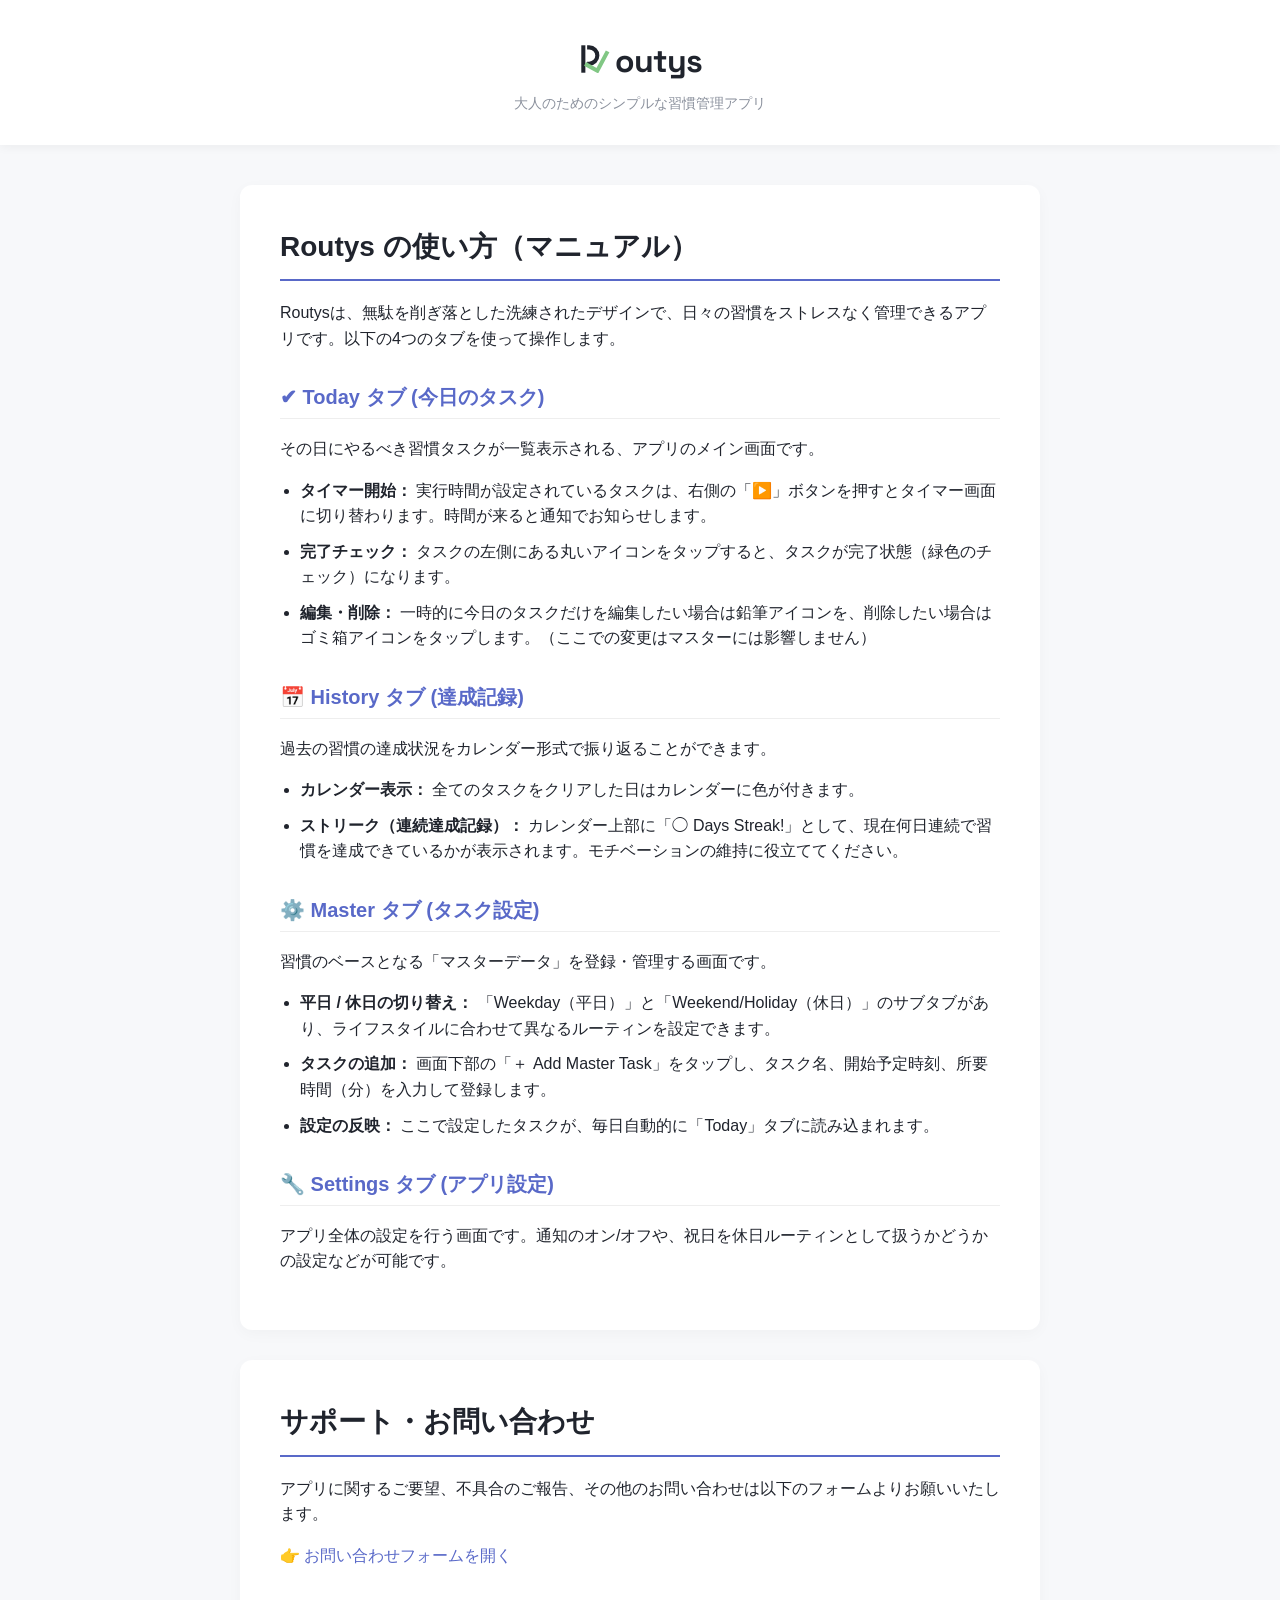
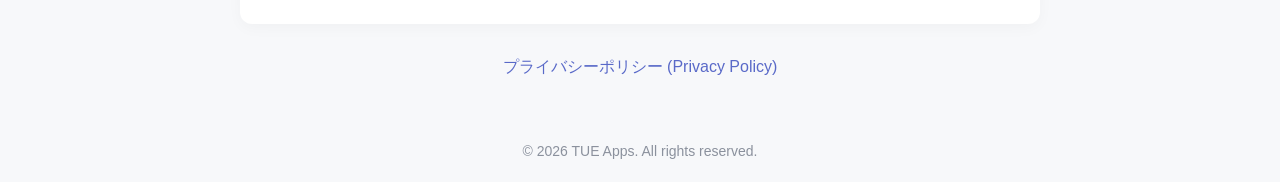
<file: index.html>
<!DOCTYPE html>
<html lang="ja">
<head>
    <meta charset="UTF-8">
    <meta name="viewport" content="width=device-width, initial-scale=1.0">
    <title>Routys | 大人のためのシンプルな習慣管理</title>
    <link href="https://fonts.googleapis.com/css2?family=Space+Grotesk:wght@700&display=swap" rel="stylesheet">
    <link rel="stylesheet" href="style.css">
</head>
<body>
    <header>
        <a href="index.html" class="logo-container">
            <svg width="34" height="28" viewBox="0 0 28 24" fill="none" xmlns="http://www.w3.org/2000/svg">
                <line x1="4" y1="2" x2="4" y2="22" stroke="currentColor" stroke-width="3.5" stroke-linecap="square"/>
                <path d="M 9 2 A 7 7 0 0 1 9 16" stroke="currentColor" stroke-width="3.5" stroke-linecap="square" fill="none"/>
                <polyline points="7,17 16,22 24,7" stroke="#81C784" stroke-width="3.5" stroke-linecap="square" stroke-linejoin="miter" fill="none"/>
            </svg>
            <span class="logo-text">outys</span>
        </a>
        <p>大人のためのシンプルな習慣管理アプリ</p>
    </header>

    <div class="container">
        <div class="content-card">
            <h1>Routys の使い方（マニュアル）</h1>
            <p>Routysは、無駄を削ぎ落とした洗練されたデザインで、日々の習慣をストレスなく管理できるアプリです。以下の4つのタブを使って操作します。</p>

            <h2>✔ Today タブ (今日のタスク)</h2>
            <p>その日にやるべき習慣タスクが一覧表示される、アプリのメイン画面です。</p>
            <ul>
                <li><strong>タイマー開始：</strong> 実行時間が設定されているタスクは、右側の「▶️」ボタンを押すとタイマー画面に切り替わります。時間が来ると通知でお知らせします。</li>
                <li><strong>完了チェック：</strong> タスクの左側にある丸いアイコンをタップすると、タスクが完了状態（緑色のチェック）になります。</li>
                <li><strong>編集・削除：</strong> 一時的に今日のタスクだけを編集したい場合は鉛筆アイコンを、削除したい場合はゴミ箱アイコンをタップします。（ここでの変更はマスターには影響しません）</li>
            </ul>

            <h2>📅 History タブ (達成記録)</h2>
            <p>過去の習慣の達成状況をカレンダー形式で振り返ることができます。</p>
            <ul>
                <li><strong>カレンダー表示：</strong> 全てのタスクをクリアした日はカレンダーに色が付きます。</li>
                <li><strong>ストリーク（連続達成記録）：</strong> カレンダー上部に「◯ Days Streak!」として、現在何日連続で習慣を達成できているかが表示されます。モチベーションの維持に役立ててください。</li>
            </ul>

            <h2>⚙️ Master タブ (タスク設定)</h2>
            <p>習慣のベースとなる「マスターデータ」を登録・管理する画面です。</p>
            <ul>
                <li><strong>平日 / 休日の切り替え：</strong> 「Weekday（平日）」と「Weekend/Holiday（休日）」のサブタブがあり、ライフスタイルに合わせて異なるルーティンを設定できます。</li>
                <li><strong>タスクの追加：</strong> 画面下部の「＋ Add Master Task」をタップし、タスク名、開始予定時刻、所要時間（分）を入力して登録します。</li>
                <li><strong>設定の反映：</strong> ここで設定したタスクが、毎日自動的に「Today」タブに読み込まれます。</li>
            </ul>

            <h2>🔧 Settings タブ (アプリ設定)</h2>
            <p>アプリ全体の設定を行う画面です。通知のオン/オフや、祝日を休日ルーティンとして扱うかどうかの設定などが可能です。</p>
        </div>

        <div class="content-card">
            <h1>サポート・お問い合わせ</h1>
            <p>アプリに関するご要望、不具合のご報告、その他のお問い合わせは以下のフォームよりお願いいたします。</p>
            <p>👉 <a href="https://forms.gle/7s7ASRrScLScw6wW7" target="_blank">お問い合わせフォームを開く</a></p>
        </div>
        
        <div style="text-align: center;">
            <a href="privacy.html">プライバシーポリシー (Privacy Policy)</a>
        </div>
    </div>

    <div class="footer">
        &copy; 2026 TUE Apps. All rights reserved.
    </div>
</body>
</html>
</file>
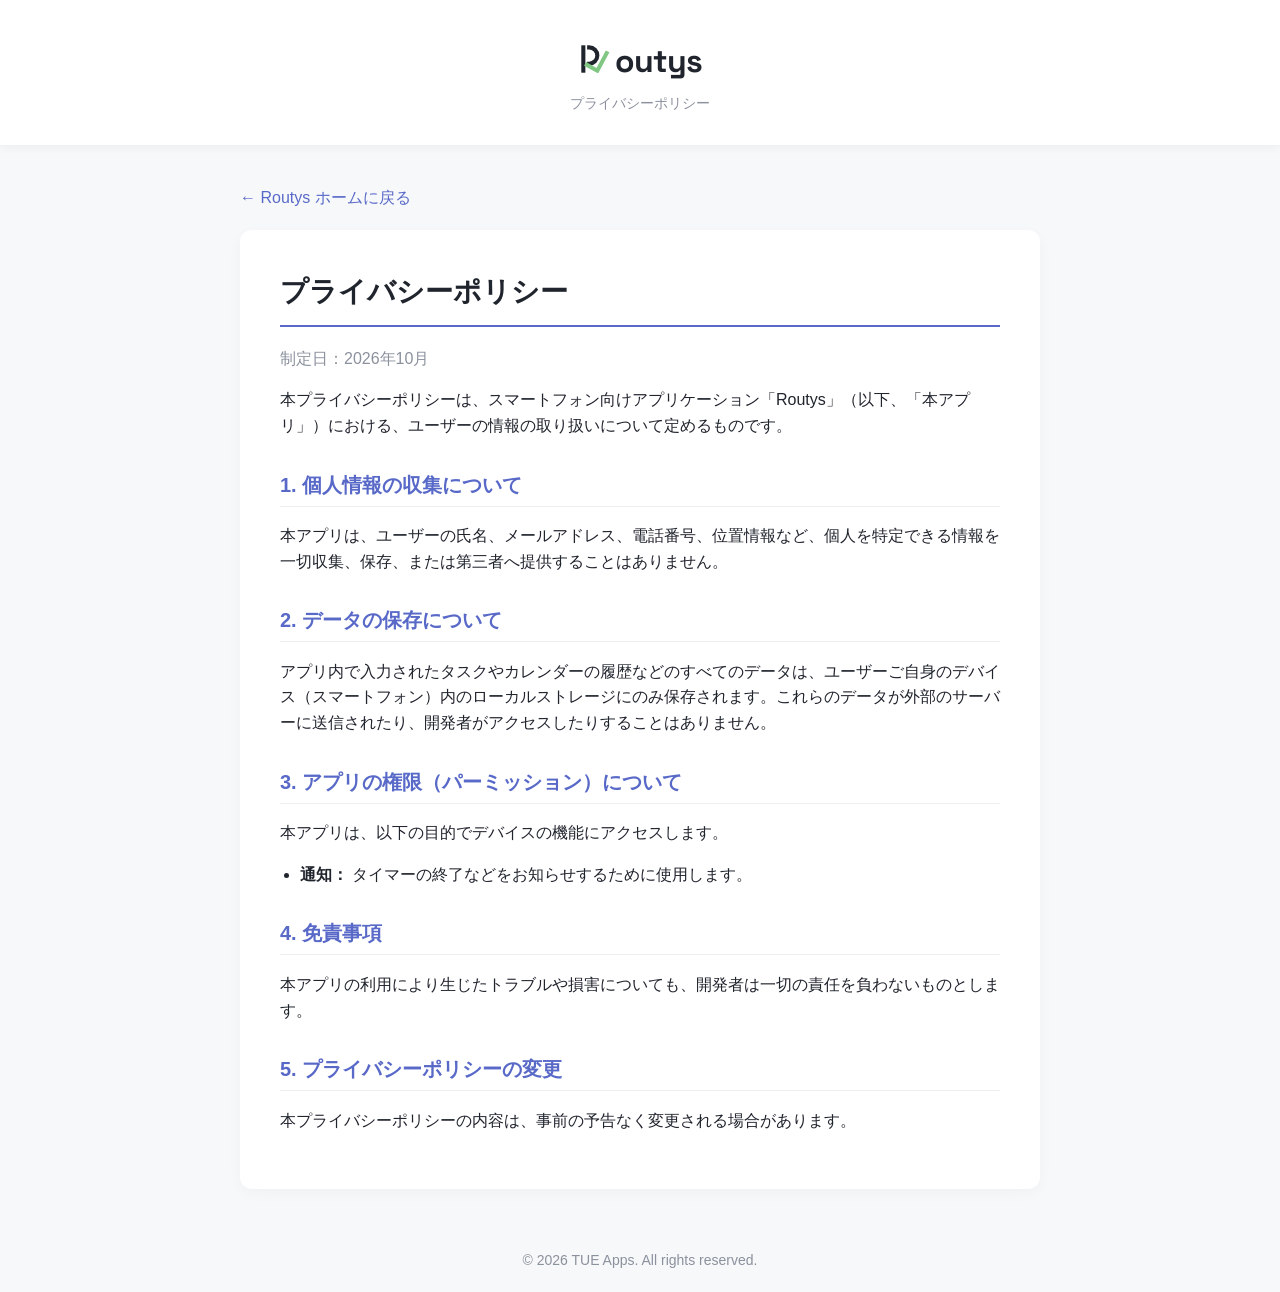
<file: privacy.html>
<!DOCTYPE html>
<html lang="ja">
<head>
    <meta charset="UTF-8">
    <meta name="viewport" content="width=device-width, initial-scale=1.0">
    <title>Privacy Policy | Routys</title>
    <link href="https://fonts.googleapis.com/css2?family=Space+Grotesk:wght@700&display=swap" rel="stylesheet">
    <link rel="stylesheet" href="style.css">
</head>
<body>
    <header>
        <a href="index.html" class="logo-container">
            <svg width="34" height="28" viewBox="0 0 28 24" fill="none" xmlns="http://www.w3.org/2000/svg">
                <line x1="4" y1="2" x2="4" y2="22" stroke="currentColor" stroke-width="3.5" stroke-linecap="square"/>
                <path d="M 9 2 A 7 7 0 0 1 9 16" stroke="currentColor" stroke-width="3.5" stroke-linecap="square" fill="none"/>
                <polyline points="7,17 16,22 24,7" stroke="#81C784" stroke-width="3.5" stroke-linecap="square" stroke-linejoin="miter" fill="none"/>
            </svg>
            <span class="logo-text">outys</span>
        </a>
        <p>プライバシーポリシー</p>
    </header>

    <div class="container">
        <p style="margin-bottom: 20px;"><a href="index.html">← Routys ホームに戻る</a></p>
        <div class="content-card">
            <h1>プライバシーポリシー</h1>
            <p style="color: var(--text-sub);">制定日：2026年10月</p>
            <p>本プライバシーポリシーは、スマートフォン向けアプリケーション「Routys」（以下、「本アプリ」）における、ユーザーの情報の取り扱いについて定めるものです。</p>

            <h2>1. 個人情報の収集について</h2>
            <p>本アプリは、ユーザーの氏名、メールアドレス、電話番号、位置情報など、個人を特定できる情報を一切収集、保存、または第三者へ提供することはありません。</p>

            <h2>2. データの保存について</h2>
            <p>アプリ内で入力されたタスクやカレンダーの履歴などのすべてのデータは、ユーザーご自身のデバイス（スマートフォン）内のローカルストレージにのみ保存されます。これらのデータが外部のサーバーに送信されたり、開発者がアクセスしたりすることはありません。</p>

            <h2>3. アプリの権限（パーミッション）について</h2>
            <p>本アプリは、以下の目的でデバイスの機能にアクセスします。</p>
            <ul>
                <li><strong>通知：</strong> タイマーの終了などをお知らせするために使用します。</li>
            </ul>

            <h2>4. 免責事項</h2>
            <p>本アプリの利用により生じたトラブルや損害についても、開発者は一切の責任を負わないものとします。</p>

            <h2>5. プライバシーポリシーの変更</h2>
            <p>本プライバシーポリシーの内容は、事前の予告なく変更される場合があります。</p>
        </div>
    </div>

    <div class="footer">
        &copy; 2026 TUE Apps. All rights reserved.
    </div>
</body>
</html>
</file>
<file: style.css>
:root {
    --primary: #5969C8;
    --success: #81C784;
    --text-main: #20242D;
    --text-sub: #8B919D;
    --bg-color: #F7F8FA;
    --card-bg: #FFFFFF;
}

body {
    font-family: 'Helvetica Neue', Arial, 'Hiragino Kaku Gothic ProN', 'Hiragino Sans', Meiryo, sans-serif;
    background-color: var(--bg-color);
    color: var(--text-main);
    line-height: 1.6;
    margin: 0;
    padding: 0;
}

header {
    background-color: var(--card-bg);
    padding: 30px 0;
    text-align: center;
    box-shadow: 0 2px 10px rgba(0,0,0,0.05);
}

.logo-container {
    display: flex;
    align-items: center;
    justify-content: center;
    gap: 3px;
    margin-bottom: 5px;
    color: var(--text-main);
    text-decoration: none;
}

.logo-text {
    font-family: 'Space Grotesk', sans-serif;
    font-weight: 700;
    font-size: 32px;
    letter-spacing: -1px;
    margin-top: 6px;
}

header p {
    color: var(--text-sub);
    margin: 0;
    font-size: 14px;
}

.container {
    max-width: 800px;
    margin: 40px auto;
    padding: 0 20px;
}

.content-card {
    background: var(--card-bg);
    padding: 40px;
    border-radius: 12px;
    box-shadow: 0 4px 15px rgba(0,0,0,0.03);
    margin-bottom: 30px;
}

h1 {
    margin-top: 0;
    font-size: 28px;
    border-bottom: 2px solid var(--primary);
    padding-bottom: 10px;
}

h2 {
    margin-top: 30px;
    font-size: 20px;
    color: var(--primary);
    border-bottom: 1px solid #eee;
    padding-bottom: 5px;
}

ul {
    padding-left: 20px;
}

li {
    margin-bottom: 10px;
}

a {
    color: var(--primary);
    text-decoration: none;
}

a:hover {
    text-decoration: underline;
}

.footer {
    text-align: center;
    padding: 20px;
    color: var(--text-sub);
    font-size: 14px;
    margin-top: 20px;
}
</file>
